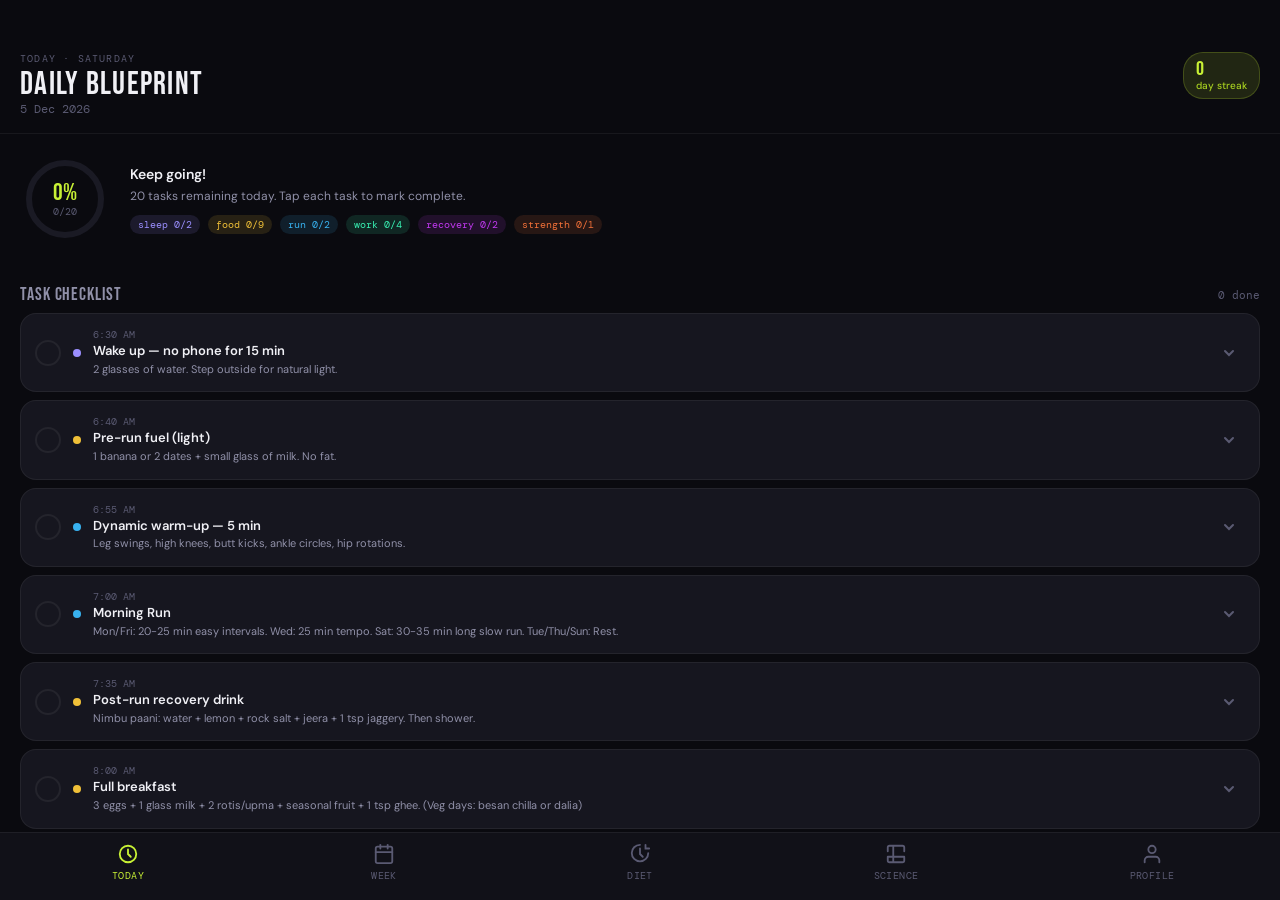
<file: athlete_blueprint_app.html>
<!DOCTYPE html>
<html lang="en">
<head>
<meta charset="UTF-8">
<meta name="viewport" content="width=device-width, initial-scale=1.0, maximum-scale=1.0, user-scalable=no">
<meta name="apple-mobile-web-app-capable" content="yes">
<meta name="apple-mobile-web-app-status-bar-style" content="black-translucent">
<title>Athlete Blueprint</title>
<style>
@import url('https://fonts.googleapis.com/css2?family=Bebas+Neue&family=DM+Sans:wght@300;400;500;600&family=DM+Mono:wght@400;500&display=swap');

:root {
  --bg: #0a0a0f;
  --bg2: #111118;
  --bg3: #1a1a24;
  --card: #16161f;
  --card2: #1e1e2a;
  --border: rgba(255,255,255,0.06);
  --accent: #c8f135;
  --accent2: #a8d020;
  --accent-dim: rgba(200,241,53,0.12);
  --accent-dim2: rgba(200,241,53,0.06);
  --run: #38b2f0;
  --run-dim: rgba(56,178,240,0.12);
  --strength: #f07038;
  --strength-dim: rgba(240,112,56,0.12);
  --food: #f0c038;
  --food-dim: rgba(240,192,56,0.12);
  --recovery: #c038f0;
  --recovery-dim: rgba(192,56,240,0.12);
  --work: #38f0b2;
  --work-dim: rgba(56,240,178,0.12);
  --sleep: #9b8fff;
  --sleep-dim: rgba(155,143,255,0.12);
  --text: #f0f0f5;
  --text2: #9090a8;
  --text3: #5a5a72;
  --radius: 16px;
  --radius-sm: 10px;
  --tab-h: 68px;
}

* { box-sizing: border-box; margin: 0; padding: 0; -webkit-tap-highlight-color: transparent; -webkit-touch-callout: none; }
html, body { height: 100%; overflow: hidden; background: var(--bg); font-family: 'DM Sans', sans-serif; color: var(--text); }

/* SCROLLABLE AREAS */
.page { position: absolute; inset: 0; bottom: var(--tab-h); overflow-y: auto; overflow-x: hidden; -webkit-overflow-scrolling: touch; display: none; flex-direction: column; }
.page.active { display: flex; }

/* HEADER */
.hdr { padding: 52px 20px 16px; position: sticky; top: 0; z-index: 10; background: var(--bg); border-bottom: 1px solid var(--border); }
.hdr-top { display: flex; justify-content: space-between; align-items: flex-start; }
.hdr-label { font-family: 'DM Mono', monospace; font-size: 10px; color: var(--text3); letter-spacing: .12em; text-transform: uppercase; margin-bottom: 4px; }
.hdr-title { font-family: 'Bebas Neue', sans-serif; font-size: 32px; letter-spacing: .04em; color: var(--text); line-height: 1; }
.hdr-date { font-size: 12px; color: var(--text3); font-family: 'DM Mono', monospace; }
.streak-badge { background: var(--accent-dim); border: 1px solid rgba(200,241,53,0.2); border-radius: 20px; padding: 6px 12px; display: flex; align-items: center; gap: 5px; }
.streak-num { font-family: 'Bebas Neue', sans-serif; font-size: 20px; color: var(--accent); line-height: 1; }
.streak-lbl { font-size: 10px; color: var(--accent2); font-weight: 500; }

/* PROGRESS RING */
.prog-section { padding: 20px; display: flex; align-items: center; gap: 20px; }
.ring-wrap { position: relative; width: 90px; height: 90px; flex-shrink: 0; }
.ring-wrap svg { transform: rotate(-90deg); }
.ring-bg { fill: none; stroke: var(--bg3); stroke-width: 6; }
.ring-fg { fill: none; stroke: var(--accent); stroke-width: 6; stroke-linecap: round; transition: stroke-dashoffset .6s ease; }
.ring-center { position: absolute; inset: 0; display: flex; flex-direction: column; align-items: center; justify-content: center; }
.ring-pct { font-family: 'Bebas Neue', sans-serif; font-size: 24px; color: var(--accent); line-height: 1; }
.ring-done { font-size: 10px; color: var(--text3); font-family: 'DM Mono', monospace; }
.prog-info { flex: 1; }
.prog-title { font-size: 14px; font-weight: 600; color: var(--text); margin-bottom: 4px; }
.prog-sub { font-size: 12px; color: var(--text2); line-height: 1.5; }
.prog-cats { display: flex; gap: 8px; margin-top: 10px; flex-wrap: wrap; }
.cat-pill { font-size: 10px; font-family: 'DM Mono', monospace; padding: 3px 8px; border-radius: 20px; }

/* SECTION HEADER */
.sec-hdr { padding: 20px 20px 8px; display: flex; justify-content: space-between; align-items: center; }
.sec-title { font-family: 'Bebas Neue', sans-serif; font-size: 18px; letter-spacing: .05em; color: var(--text2); }
.sec-count { font-family: 'DM Mono', monospace; font-size: 11px; color: var(--text3); }

/* TIMELINE ITEMS */
.tl-list { padding: 0 20px 20px; display: flex; flex-direction: column; gap: 8px; }
.tl-item { background: var(--card); border-radius: var(--radius); border: 1px solid var(--border); overflow: hidden; transition: opacity .2s; }
.tl-item.done-item { opacity: .55; }
.tl-item.done-item .tl-title { text-decoration: line-through; color: var(--text3); }
.tl-main { display: flex; align-items: center; padding: 14px; gap: 12px; min-height: 64px; }
.tl-check { width: 26px; height: 26px; border-radius: 50%; border: 2px solid var(--border); display: flex; align-items: center; justify-content: center; flex-shrink: 0; transition: all .2s; cursor: pointer; user-select: none; }
.tl-check.checked { border-color: var(--accent); background: var(--accent); }
.tl-check svg { opacity: 0; transition: opacity .2s; }
.tl-check.checked svg { opacity: 1; }
.tl-dot { width: 8px; height: 8px; border-radius: 50%; flex-shrink: 0; }
.tl-content { flex: 1; min-width: 0; }
.tl-time { font-family: 'DM Mono', monospace; font-size: 10px; color: var(--text3); margin-bottom: 2px; }
.tl-title { font-size: 13px; font-weight: 600; color: var(--text); line-height: 1.3; }
.tl-sub { font-size: 11px; color: var(--text2); margin-top: 2px; line-height: 1.4; }
.tl-expand { width: 32px; height: 32px; display: flex; align-items: center; justify-content: center; flex-shrink: 0; cursor: pointer; color: var(--text3); transition: transform .2s, color .2s; }
.tl-expand.open { transform: rotate(180deg); color: var(--accent); }
.tl-sci { padding: 0 14px 14px 52px; display: none; }
.tl-sci.open { display: block; }
.sci-box { background: rgba(200,241,53,0.06); border-left: 2px solid var(--accent); border-radius: 0 8px 8px 0; padding: 10px 12px; }
.sci-lbl { font-size: 10px; font-family: 'DM Mono', monospace; color: var(--accent2); letter-spacing: .08em; margin-bottom: 4px; }
.sci-txt { font-size: 12px; color: var(--text2); line-height: 1.6; }

/* TABS */
.tab-bar { position: fixed; bottom: 0; left: 0; right: 0; height: var(--tab-h); background: var(--bg2); border-top: 1px solid var(--border); display: flex; align-items: stretch; z-index: 100; }
.tab-btn { flex: 1; display: flex; flex-direction: column; align-items: center; justify-content: center; gap: 4px; cursor: pointer; user-select: none; transition: color .2s; color: var(--text3); padding-bottom: 8px; }
.tab-btn.active { color: var(--accent); }
.tab-btn svg { width: 22px; height: 22px; }
.tab-lbl { font-size: 10px; font-family: 'DM Mono', monospace; letter-spacing: .04em; }
.tab-indicator { position: absolute; bottom: 0; height: 2px; background: var(--accent); border-radius: 2px 2px 0 0; transition: left .25s cubic-bezier(.4,0,.2,1); }

/* WEEKLY PAGE */
.week-grid { padding: 16px 20px 20px; display: flex; flex-direction: column; gap: 10px; }
.day-card { background: var(--card); border-radius: var(--radius); border: 1px solid var(--border); overflow: hidden; }
.day-hdr { padding: 14px 16px; display: flex; align-items: center; justify-content: space-between; cursor: pointer; user-select: none; }
.day-name { font-family: 'Bebas Neue', sans-serif; font-size: 22px; letter-spacing: .04em; }
.day-today { font-family: 'Bebas Neue', sans-serif; font-size: 22px; letter-spacing: .04em; color: var(--accent); }
.day-badges { display: flex; gap: 6px; align-items: center; }
.day-badge { font-size: 10px; font-family: 'DM Mono', monospace; padding: 3px 8px; border-radius: 20px; }
.day-prog { font-size: 11px; font-family: 'DM Mono', monospace; color: var(--text3); }
.day-body { padding: 0 16px 14px; display: none; flex-direction: column; gap: 6px; }
.day-body.open { display: flex; }
.we-task { display: flex; align-items: center; gap: 10px; padding: 8px 10px; background: var(--bg3); border-radius: var(--radius-sm); cursor: pointer; user-select: none; }
.we-task-check { width: 20px; height: 20px; border-radius: 50%; border: 2px solid var(--border); display: flex; align-items: center; justify-content: center; flex-shrink: 0; transition: all .15s; }
.we-task-check.checked { background: var(--accent); border-color: var(--accent); }
.we-task-txt { font-size: 12px; color: var(--text2); flex: 1; }
.we-task-txt.checked { text-decoration: line-through; color: var(--text3); }
.we-task-sets { font-family: 'DM Mono', monospace; font-size: 10px; color: var(--text3); }

/* DIET PAGE */
.diet-toggle { padding: 16px 20px 8px; display: flex; gap: 8px; }
.diet-btn { flex: 1; padding: 10px; border: 1px solid var(--border); border-radius: var(--radius-sm); background: var(--card); font-family: 'DM Mono', monospace; font-size: 11px; color: var(--text2); text-align: center; cursor: pointer; transition: all .2s; user-select: none; }
.diet-btn.active { background: var(--accent-dim); border-color: rgba(200,241,53,0.3); color: var(--accent); }
.meal-list { padding: 8px 20px 20px; display: flex; flex-direction: column; gap: 10px; }
.meal-card { background: var(--card); border-radius: var(--radius); border: 1px solid var(--border); overflow: hidden; }
.meal-top { padding: 14px; }
.meal-time-badge { font-family: 'DM Mono', monospace; font-size: 10px; color: var(--food); background: var(--food-dim); padding: 3px 8px; border-radius: 20px; display: inline-block; margin-bottom: 8px; }
.meal-name { font-size: 15px; font-weight: 600; color: var(--text); margin-bottom: 6px; }
.meal-desc { font-size: 12px; color: var(--text2); line-height: 1.6; }
.meal-macros { display: flex; gap: 6px; margin-top: 10px; flex-wrap: wrap; }
.macro-tag { font-family: 'DM Mono', monospace; font-size: 10px; color: var(--text3); background: var(--bg3); padding: 3px 8px; border-radius: 20px; }
.meal-sci { padding: 0 14px 14px; border-top: 1px solid var(--border); margin-top: 0; }
.meal-sci-inner { margin-top: 10px; background: rgba(200,241,53,0.05); border-left: 2px solid var(--accent); border-radius: 0 8px 8px 0; padding: 8px 10px; font-size: 11px; color: var(--text2); line-height: 1.6; }

/* SCIENCE PAGE */
.sci-section { padding: 16px 20px; }
.sci-section-title { font-family: 'Bebas Neue', sans-serif; font-size: 22px; letter-spacing: .04em; color: var(--text2); margin-bottom: 12px; }
.sci-cards { display: flex; flex-direction: column; gap: 8px; }
.sci-card { background: var(--card); border-radius: var(--radius); border: 1px solid var(--border); padding: 14px; }
.sci-card-title { font-size: 13px; font-weight: 600; color: var(--accent); margin-bottom: 6px; }
.sci-card-body { font-size: 12px; color: var(--text2); line-height: 1.7; }

/* STATS/SETTINGS */
.stats-grid { padding: 16px 20px; display: grid; grid-template-columns: 1fr 1fr; gap: 10px; }
.stat-card { background: var(--card); border-radius: var(--radius); border: 1px solid var(--border); padding: 16px; }
.stat-val { font-family: 'Bebas Neue', sans-serif; font-size: 36px; line-height: 1; }
.stat-lbl { font-size: 11px; color: var(--text2); margin-top: 4px; }
.stat-sub { font-family: 'DM Mono', monospace; font-size: 10px; color: var(--text3); margin-top: 2px; }
.action-row { padding: 0 20px; display: flex; flex-direction: column; gap: 8px; margin-bottom: 20px; }
.action-btn { padding: 16px; border-radius: var(--radius); border: 1px solid var(--border); background: var(--card); display: flex; align-items: center; gap: 12px; cursor: pointer; user-select: none; transition: background .15s; }
.action-btn:active { background: var(--card2); }
.action-btn-icon { width: 36px; height: 36px; border-radius: var(--radius-sm); display: flex; align-items: center; justify-content: center; flex-shrink: 0; }
.action-btn-txt { flex: 1; }
.action-btn-title { font-size: 14px; font-weight: 500; color: var(--text); }
.action-btn-sub { font-size: 11px; color: var(--text2); margin-top: 2px; }
.action-btn-arr { color: var(--text3); }
.profile-card { margin: 0 20px 20px; background: var(--card); border-radius: var(--radius); border: 1px solid var(--border); padding: 16px; }
.profile-row { display: flex; align-items: center; gap: 14px; margin-bottom: 14px; }
.avatar { width: 56px; height: 56px; border-radius: 50%; background: var(--accent-dim); border: 2px solid rgba(200,241,53,0.25); display: flex; align-items: center; justify-content: center; font-family: 'Bebas Neue', sans-serif; font-size: 22px; color: var(--accent); flex-shrink: 0; }
.profile-info { flex: 1; }
.profile-name { font-size: 16px; font-weight: 600; color: var(--text); }
.profile-stats { font-size: 12px; color: var(--text2); margin-top: 2px; }
.profile-tags { display: flex; gap: 6px; flex-wrap: wrap; }
.profile-tag { font-family: 'DM Mono', monospace; font-size: 10px; padding: 3px 8px; border-radius: 20px; }

/* TOAST */
.toast { position: fixed; bottom: calc(var(--tab-h) + 16px); left: 50%; transform: translateX(-50%) translateY(20px); background: var(--accent); color: #0a0a0f; font-size: 13px; font-weight: 600; padding: 10px 20px; border-radius: 40px; opacity: 0; transition: all .3s; z-index: 999; white-space: nowrap; pointer-events: none; }
.toast.show { opacity: 1; transform: translateX(-50%) translateY(0); }

/* RESET CONFIRM */
.modal-overlay { position: fixed; inset: 0; background: rgba(0,0,0,.7); z-index: 200; display: none; align-items: flex-end; }
.modal-overlay.open { display: flex; }
.modal-sheet { background: var(--bg2); border-radius: 24px 24px 0 0; padding: 24px 20px 40px; width: 100%; }
.modal-title { font-family: 'Bebas Neue', sans-serif; font-size: 22px; letter-spacing: .04em; margin-bottom: 8px; }
.modal-sub { font-size: 13px; color: var(--text2); margin-bottom: 24px; }
.modal-btns { display: flex; gap: 10px; }
.modal-cancel { flex: 1; padding: 16px; border-radius: var(--radius); border: 1px solid var(--border); background: var(--card); font-size: 14px; font-weight: 500; color: var(--text2); cursor: pointer; text-align: center; user-select: none; }
.modal-confirm { flex: 1; padding: 16px; border-radius: var(--radius); border: none; background: #e05; font-size: 14px; font-weight: 600; color: #fff; cursor: pointer; text-align: center; user-select: none; }

/* SCROLLBAR HIDE */
::-webkit-scrollbar { display: none; }

/* COLOR HELPERS */
.c-run { color: var(--run); } .bg-run { background: var(--run-dim); }
.c-strength { color: var(--strength); } .bg-strength { background: var(--strength-dim); }
.c-food { color: var(--food); } .bg-food { background: var(--food-dim); }
.c-recovery { color: var(--recovery); } .bg-recovery { background: var(--recovery-dim); }
.c-work { color: var(--work); } .bg-work { background: var(--work-dim); }
.c-sleep { color: var(--sleep); } .bg-sleep { background: var(--sleep-dim); }
.c-accent { color: var(--accent); } .bg-accent { background: var(--accent-dim); }

.pb-safe { padding-bottom: env(safe-area-inset-bottom, 0px); }
</style>
</head>
<body>

<!-- PAGES -->
<div class="page active" id="page-today"></div>
<div class="page" id="page-week"></div>
<div class="page" id="page-diet"></div>
<div class="page" id="page-science"></div>
<div class="page" id="page-stats"></div>

<!-- TAB BAR -->
<nav class="tab-bar" id="tabBar">
  <div class="tab-btn active" data-tab="today" onclick="switchTab('today',this)">
    <svg viewBox="0 0 24 24" fill="none" stroke="currentColor" stroke-width="2" stroke-linecap="round"><circle cx="12" cy="12" r="9"/><polyline points="12 7 12 12 15 15"/></svg>
    <span class="tab-lbl">TODAY</span>
  </div>
  <div class="tab-btn" data-tab="week" onclick="switchTab('week',this)">
    <svg viewBox="0 0 24 24" fill="none" stroke="currentColor" stroke-width="2" stroke-linecap="round"><rect x="3" y="4" width="18" height="18" rx="2"/><line x1="16" y1="2" x2="16" y2="6"/><line x1="8" y1="2" x2="8" y2="6"/><line x1="3" y1="10" x2="21" y2="10"/></svg>
    <span class="tab-lbl">WEEK</span>
  </div>
  <div class="tab-btn" data-tab="diet" onclick="switchTab('diet',this)">
    <svg viewBox="0 0 24 24" fill="none" stroke="currentColor" stroke-width="2" stroke-linecap="round"><path d="M12 2a9 9 0 1 0 9 9"/><path d="M12 6v6l3 3"/><path d="M18 2v4h4"/></svg>
    <span class="tab-lbl">DIET</span>
  </div>
  <div class="tab-btn" data-tab="science" onclick="switchTab('science',this)">
    <svg viewBox="0 0 24 24" fill="none" stroke="currentColor" stroke-width="2" stroke-linecap="round"><path d="M9 3H5a2 2 0 0 0-2 2v4m6-6h10a2 2 0 0 1 2 2v4M9 3v18m0 0h10a2 2 0 0 0 2-2v-4M9 21H5a2 2 0 0 1-2-2v-4m0 0h18"/></svg>
    <span class="tab-lbl">SCIENCE</span>
  </div>
  <div class="tab-btn" data-tab="stats" onclick="switchTab('stats',this)">
    <svg viewBox="0 0 24 24" fill="none" stroke="currentColor" stroke-width="2" stroke-linecap="round"><path d="M20 21v-2a4 4 0 0 0-4-4H8a4 4 0 0 0-4 4v2"/><circle cx="12" cy="7" r="4"/></svg>
    <span class="tab-lbl">PROFILE</span>
  </div>
</nav>

<div class="toast" id="toast"></div>
<div class="modal-overlay" id="resetModal">
  <div class="modal-sheet">
    <div class="modal-title">Reset Today?</div>
    <div class="modal-sub">All completed tasks for today will be unchecked. Your streak will reset if today had progress.</div>
    <div class="modal-btns">
      <div class="modal-cancel" onclick="closeModal()">Cancel</div>
      <div class="modal-confirm" onclick="confirmReset()">Reset</div>
    </div>
  </div>
</div>

<script>
// ─── DATA ────────────────────────────────────────────────────────────────────
const DAYS = ['Sunday','Monday','Tuesday','Wednesday','Thursday','Friday','Saturday'];

const TIMELINE = [
  { id:'t1', time:'6:30 AM', cat:'sleep', title:'Wake up — no phone for 15 min', sub:'2 glasses of water. Step outside for natural light.', sci:'Cortisol peaks at wake. Sunlight anchors your circadian clock via ipRGC retinal cells. This single habit is the most powerful sleep-quality intervention known.' },
  { id:'t2', time:'6:40 AM', cat:'food', title:'Pre-run fuel (light)', sub:'1 banana or 2 dates + small glass of milk. No fat.', sci:'Simple carbs absorb in 15-20 min. Fat and fibre delay gastric emptying and cause cramps during running. Keep fat at zero pre-run.' },
  { id:'t3', time:'6:55 AM', cat:'run', title:'Dynamic warm-up — 5 min', sub:'Leg swings, high knees, butt kicks, ankle circles, hip rotations.', sci:'Dynamic warm-up raises muscle temperature by 1-2°C, increases neural firing rate, and reduces injury risk by ~54% vs cold static stretching.' },
  { id:'t4', time:'7:00 AM', cat:'run', title:'Morning Run', sub:'Mon/Fri: 20-25 min easy intervals. Wed: 25 min tempo. Sat: 30-35 min long slow run. Tue/Thu/Sun: Rest.', sci:'Zone 2 running improves mitochondrial biogenesis and fat oxidation. Morning cortisol peak improves alertness. Run at conversational pace — 5-6 words between breaths.' },
  { id:'t5', time:'7:35 AM', cat:'food', title:'Post-run recovery drink', sub:'Nimbu paani: water + lemon + rock salt + jeera + 1 tsp jaggery. Then shower.', sci:'GLUT-4 transporters are maximally active 30 min post-exercise. Carbohydrate restores glycogen 2-3x faster in this window. The anabolic window is real and measurable.' },
  { id:'t6', time:'8:00 AM', cat:'food', title:'Full breakfast', sub:'3 eggs + 1 glass milk + 2 rotis/upma + seasonal fruit + 1 tsp ghee. (Veg days: besan chilla or dalia)', sci:'Protein at breakfast (25-30g) activates muscle protein synthesis for 3-4 hrs via mTOR. Leucine content in eggs (~1.1g per egg) is the anabolic switch.' },
  { id:'t7', time:'8:30 AM', cat:'work', title:'Deep work block 1', sub:'Most demanding tasks: studying, writing, analysis. No social media until 11 AM.', sci:'Norepinephrine and dopamine elevated post-exercise for 2-4 hrs. Combined with cortisol, this creates the highest focus window of the day. This is a measurable neurochemical peak.' },
  { id:'t8', time:'11:00 AM', cat:'food', title:'Mid-morning snack', sub:'Sattu sherbet OR roasted peanuts + 1 apple OR makhana.', sci:'Sattu GI index ~28 vs white rice at 72. Prevents the pre-lunch glucose crash that degrades focus, mood, and reaction time.' },
  { id:'t9', time:'11:15 AM', cat:'work', title:'Deep work block 2', sub:'Administrative tasks, reading, creative work, emails. Moderate difficulty.', sci:'Attention sustains well until lunch if blood glucose is stable. Good window for structured tasks and communications.' },
  { id:'t10', time:'1:00 PM', cat:'food', title:'Lunch', sub:'Dal + rice or roti + sabzi + chicken/fish (or paneer/rajma on veg days) + curd + salad.', sci:'Dal + grain gives a complete amino acid profile. Curd probiotics reduce GI inflammation and improve protein absorption efficiency by up to 15%.' },
  { id:'t11', time:'1:45 PM', cat:'recovery', title:'Nap — 10 to 20 min ONLY', sub:'Set alarm. Do not exceed 25 min or you enter deep sleep.', sci:'NASA-studied naps of 10-20 min improve alertness by 54% and performance by 34%. Beyond 25 min you cross into N2 sleep causing sleep inertia.' },
  { id:'t12', time:'2:15 PM', cat:'work', title:'Work block 3', sub:'Routine tasks, meetings, calls, revision. Not ideal for deep creative work.', sci:'Post-lunch dip resolves after nap. Body temperature is rising toward afternoon peak. Good for structured tasks and meetings.' },
  { id:'t13', time:'4:30 PM', cat:'food', title:'Pre-workout fuel', sub:'2 rotis with peanut butter OR banana + chivda. 250 ml water.', sci:'Consumed 90 min before training: maximises muscle glycogen. Peanut butter arginine converts to nitric oxide, improving muscle vasodilation.' },
  { id:'t14', time:'6:00 PM', cat:'strength', title:'Strength / Calisthenics — 1 hour', sub:'Upper/lower/full body per weekly plan. See Week tab for daily breakdown.', sci:'Body temperature peaks 4-7 PM. Muscle power output is up to 8% higher than morning. Testosterone peaks in late afternoon. Your strongest physiological state.' },
  { id:'t15', time:'7:10 PM', cat:'food', title:'Post-workout protein window', sub:'1 glass milk immediately. Dinner within 60 min.', sci:'Muscle protein synthesis is highest 1-2 hrs post-strength session. Leucine-containing protein (milk, dal, paneer) triggers mTORC1 signalling for repair and growth.' },
  { id:'t16', time:'8:00 PM', cat:'food', title:'Dinner', sub:'2 rotis + dal or paneer or soya + sabzi + salad with lemon. Moderate portion.', sci:'Casein in paneer and dal digests over 6-7 hrs, feeding muscles through the night during growth hormone secretion. Keep dinner lighter than lunch.' },
  { id:'t17', time:'8:45 PM', cat:'recovery', title:'Light stretching — 10-12 min', sub:'Hip flexors, hamstrings, chest opener, shoulder cross-body. No screens.', sci:'Static stretching post-workout reduces DOMS by increasing blood flow to connective tissue. Parasympathetic activation lowers cortisol for better sleep onset.' },
  { id:'t18', time:'9:00 PM', cat:'work', title:'Light reading / tomorrow planning', sub:'Review tomorrow\'s schedule. Dim lights. 5 min journaling optional.', sci:'Dimming lights triggers melatonin secretion. Blue light suppresses melatonin by up to 85%. Planning tomorrow reduces pre-sleep cognitive arousal — a documented cause of insomnia.' },
  { id:'t19', time:'9:45 PM', cat:'food', title:'Haldi milk + soaked almonds', sub:'Warm milk + haldi + pinch kali mirch + 4-5 walnuts or almonds.', sci:'Milk tryptophan converts to melatonin. Piperine (kali mirch) increases curcumin bioavailability by 2000%. Casein provides slow-release amino acids for 6-7 hrs overnight.' },
  { id:'t20', time:'10:00 PM', cat:'sleep', title:'Sleep', sub:'Phone away. Room cool 18-22°C. Same time every night including weekends.', sci:'SWS before midnight captures peak slow-wave sleep cycles. Up to 70% of daily growth hormone is released in the first 2 SWS cycles. 7.5-8 hrs = 5 complete 90-min cycles.' },
];

const WEEK_PLAN = {
  Monday: {
    run: [{ name:'Dynamic warm-up', sets:'5 min' }, { name:'Easy run — 3 min jog / 2 min walk × 4', sets:'20-25 min' }],
    strength: [{ name:'Pull-ups (full ROM)', sets:'4 × max' }, { name:'Push-ups slow tempo 3-1-1', sets:'4 × 12' }, { name:'Pike push-ups', sets:'3 × 8' }, { name:'Inverted rows', sets:'3 × 12' }, { name:'Tricep dips', sets:'3 × 10' }, { name:'Diamond push-ups', sets:'3 × 8' }],
  },
  Tuesday: {
    strength: [{ name:'Bodyweight squats (full depth)', sets:'4 × 15' }, { name:'Reverse lunges each leg', sets:'3 × 12' }, { name:'Single-leg glute bridge', sets:'3 × 12' }, { name:'Jump squats', sets:'3 × 8' }, { name:'Hollow body hold', sets:'3 × 35 sec' }, { name:'Bicycle crunches (slow)', sets:'3 × 20' }, { name:'Plank with shoulder tap', sets:'3 × 40 sec' }, { name:'Hanging knee raises', sets:'3 × 12' }],
  },
  Wednesday: {
    run: [{ name:'Dynamic warm-up', sets:'5 min' }, { name:'Tempo run (slightly uncomfortable)', sets:'25 min' }, { name:'Cool-down walk', sets:'5 min' }],
    strength: [{ name:'Plank', sets:'3 × 45 sec' }, { name:'Leg raises', sets:'3 × 12' }],
  },
  Thursday: {
    strength: [{ name:'Wide-grip pull-ups', sets:'4 × max' }, { name:'Decline push-ups (feet elevated)', sets:'4 × 10' }, { name:'Archer push-ups', sets:'3 × 6 each' }, { name:'Chin-ups (supinated grip)', sets:'3 × max' }, { name:'Dips (chest lean)', sets:'3 × 10' }, { name:'Superman hold', sets:'3 × 30 sec' }],
  },
  Friday: {
    run: [{ name:'Dynamic warm-up', sets:'5 min' }, { name:'Easy run — intervals', sets:'20-25 min' }],
    strength: [{ name:'Burpees (full range)', sets:'4 × 8' }, { name:'Pull-ups', sets:'3 × max' }, { name:'Jump squats', sets:'3 × 10' }, { name:'Push-ups to downward dog', sets:'3 × 10' }, { name:'Mountain climbers', sets:'3 × 20' }, { name:'Side plank + hip dip', sets:'3 × 30 sec' }],
  },
  Saturday: {
    run: [{ name:'Dynamic warm-up', sets:'5 min' }, { name:'Long slow run — ZONE 2 only', sets:'30-35 min' }, { name:'Walk cool-down', sets:'5-8 min' }, { name:'Full static stretch', sets:'10 min' }],
  },
  Sunday: {
    rest: [{ name:'Complete rest — light walk optional', sets:'15-20 min max' }, { name:'8 hrs sleep target', sets:'Non-negotiable' }],
  },
};

const MEALS_NONVEG = [
  { time:'6:40 AM', name:'Pre-run fuel', items:'1 banana or 2-3 dates + 150 ml milk', macros:'~200 kcal · Carbs 35g · Protein 5g', sci:'Simple carbs only — absorbs in 15-20 min. Avoid fat and fibre pre-run.' },
  { time:'7:35 AM', name:'Recovery drink', items:'Nimbu paani: water + lemon + rock salt + jeera + 1 tsp jaggery', macros:'~50 kcal · Electrolytes', sci:'GLUT-4 transporters maximally active. Restores sodium and potassium lost in sweat.' },
  { time:'8:00 AM', name:'Breakfast', items:'3 whole eggs scrambled/boiled + 1 glass full-fat milk + 2 rotis or 1 cup upma/poha + 1 seasonal fruit + 1 tsp ghee', macros:'~620 kcal · Protein 35g · Carbs 60g · Fat 20g', sci:'Eggs contain ~1.1g leucine each — the anabolic switch that triggers mTOR muscle synthesis. Leucine is the rate-limiting factor for MPS.' },
  { time:'11:00 AM', name:'Mid-morning snack', items:'Option A: Sattu sherbet (2 tbsp sattu + water + lemon + rock salt + jeera) · Option B: Roasted peanuts + apple · Option C: Makhana', macros:'~200 kcal · Protein 8-12g', sci:'Sattu GI index ~28. Prevents the pre-lunch glucose crash that degrades focus and mood.' },
  { time:'1:00 PM', name:'Lunch', items:'150g chicken curry or fish curry + 1.5 cups rice or 3 rotis + 1 bowl dal + 1 bowl sabzi + 1 katori curd + salad', macros:'~850 kcal · Protein 55g · Carbs 85g', sci:'Dal + rice/roti = complementary amino acid profile. Curd probiotics improve protein absorption efficiency by up to 15%.' },
  { time:'4:30 PM', name:'Pre-workout fuel', items:'2 rotis with 1 tbsp peanut butter OR banana + chivda + 250 ml water', macros:'~350 kcal · Protein 10g · Carbs 45g', sci:'90 min before training: maximises glycogen. Peanut butter arginine → nitric oxide → better muscle vasodilation.' },
  { time:'8:00 PM', name:'Dinner', items:'2 whole wheat rotis + 1 bowl dal + 100g chicken/fish OR paneer bhurji + sabzi + salad with lemon', macros:'~700 kcal · Protein 38g · Carbs 60g', sci:'Casein in dal digests over 6-7 hrs, feeding muscles through the night during growth hormone secretion.' },
  { time:'9:45 PM', name:'Bedtime ritual', items:'1 glass warm milk + ½ tsp haldi + pinch kali mirch + pinch dalchini + 4-5 soaked walnuts/almonds', macros:'~180 kcal · Casein 8g · Anti-inflammatory', sci:'Piperine increases curcumin bioavailability by 2000%. Walnuts are the only plant source of DHA omega-3. Milk tryptophan → melatonin.' },
];

const MEALS_VEG = [
  { time:'6:40 AM', name:'Pre-run fuel', items:'1 banana or 2-3 dates + 150 ml milk', macros:'~200 kcal · Carbs 35g · Protein 5g', sci:'Simple carbs only — absorbs in 15-20 min. No fat or fibre pre-run.' },
  { time:'7:35 AM', name:'Recovery drink', items:'Nimbu paani: water + lemon + rock salt + jeera + 1 tsp jaggery', macros:'~50 kcal · Electrolytes', sci:'GLUT-4 transporters maximally active post-exercise. Restores sweat electrolyte losses.' },
  { time:'8:00 AM', name:'Breakfast (veg day)', items:'4 besan chilla (onion, green chilli, coriander) + 1 glass milk + 1 fruit + 4-5 soaked almonds · OR dalia with jaggery + milk + fruit', macros:'~560 kcal · Protein 28g · Carbs 65g', sci:'Besan (chickpea flour) is rich in branched-chain amino acids. Soaked almonds improve bioavailability of Vitamin E and magnesium — both critical for muscle function.' },
  { time:'11:00 AM', name:'Mid-morning snack', items:'Sattu sherbet OR roasted peanuts + apple OR makhana', macros:'~200 kcal · Protein 8-12g', sci:'Sattu GI index ~28. Prevents the pre-lunch glucose crash that degrades focus and mood.' },
  { time:'1:00 PM', name:'Lunch (veg day)', items:'1 bowl rajma or chole (generous) + 100g paneer sabzi or palak paneer + 1.5 cups rice or 3 rotis + handful sprouts + curd + salad', macros:'~800 kcal · Protein 47g · Carbs 80g', sci:'Rajma + rice achieves a complete amino acid profile equivalent to meat. Paneer casein digests slowly, sustaining amino acid delivery for hours.' },
  { time:'4:30 PM', name:'Pre-workout fuel', items:'2 rotis with peanut butter OR banana + chivda + 250 ml water', macros:'~350 kcal · Protein 10g · Carbs 45g', sci:'90 min before training: maximises glycogen. Peanut butter arginine → nitric oxide → better muscle vasodilation.' },
  { time:'8:00 PM', name:'Dinner (veg day)', items:'2 rotis + 1 bowl panchmel dal + 100g paneer bhurji or soya chunk curry + sabzi + salad', macros:'~700 kcal · Protein 38g · Carbs 60g', sci:'Soya chunks are 52% protein by dry weight — the highest plant protein available. Dal casein feeds muscles overnight.' },
  { time:'9:45 PM', name:'Bedtime ritual', items:'1 glass warm milk + ½ tsp haldi + pinch kali mirch + pinch dalchini + 4-5 soaked walnuts/almonds', macros:'~180 kcal · Casein 8g · Anti-inflammatory', sci:'Piperine increases curcumin bioavailability by 2000%. Walnuts: only plant source of DHA omega-3. Casein slow-release amino acids for 6-7 hrs.' },
];

const SCIENCE_DATA = [
  { section: 'Circadian Biology', cards: [
    { title: '6:30 AM cortisol peak', body: 'Cortisol is at its natural daily peak on waking — this is not harmful, it is designed to mobilise energy. Morning exercise amplifies and then cleanly resolves this peak, leading to low-cortisol calm by mid-morning. This is why you feel focused and calm after a morning run.' },
    { title: 'Morning sunlight exposure', body: '10-15 min of sunlight within 30 min of waking sets your circadian clock via intrinsically photosensitive retinal ganglion cells (ipRGCs). This produces a cortisol/melatonin offset 14-16 hrs later — meaning better sleep at 10 PM. It is the single most powerful free sleep-quality intervention known to science.' },
    { title: '4-7 PM peak performance window', body: 'Core body temperature peaks in late afternoon. Muscle power output, reaction time, coordination, and cardiovascular efficiency are all highest between 4 and 7 PM. Strength training here produces measurably better hypertrophy outcomes than morning training by up to 8% — this is why the calisthenics block is placed at 6 PM.' },
    { title: '10 PM sleep timing', body: 'Circadian slow-wave sleep (SWS) density is highest in the first half of the night. Most growth hormone (up to 70% of the daily total) is released in the first 2 SWS cycles — typically 10 PM to 1 AM. Missing these cycles significantly impairs muscle repair and fat oxidation. This is why consistent sleep timing is non-negotiable.' },
  ]},
  { section: 'Nutrition Science', cards: [
    { title: 'The 30-min post-run window', body: 'GLUT-4 transporters on muscle cell membranes are maximally expressed after aerobic exercise. Glucose uptake is 2-3x higher in this window without requiring insulin. This is the one time fast-absorbing carbs are ideal — hence the banana/nimbu paani immediately after your run.' },
    { title: 'Protein distribution matters', body: 'Muscle protein synthesis (MPS) is maximised by spreading protein across 4-5 meals (~30-40g each) rather than loading it at one meal. The plan achieves this across breakfast, lunch, pre-workout snack, dinner, and bedtime milk. Even if one meal is smaller, the distribution signal still occurs.' },
    { title: 'Sattu: the underrated superfood', body: 'Roasted Bengal gram flour has a glycaemic index of ~28 (white rice = 72). It contains 20-22g protein per 100g, is inexpensive, and requires no refrigeration. It is one of the most scientifically well-suited sports foods available in Indian households and is vastly underutilised.' },
    { title: 'Haldi milk bioavailability', body: 'Curcumin alone has ~1% oral bioavailability. Piperine (black pepper) inhibits the CYP3A4 enzyme that metabolises curcumin — increasing absorption by 2000%. Milk fat improves lipid-soluble curcumin absorption further. The traditional bedtime recipe is pharmacologically sound.' },
  ]},
  { section: 'Boxer Physique Mechanism', cards: [
    { title: 'Why calisthenics works for this goal', body: 'Boxers train with bodyweight because it builds relative strength — power per unit of bodyweight, not absolute strength. At 79 kg and 6\'4", adding excess mass slows you down. Calisthenics develops the neurological efficiency, tendon strength, and functional mobility that defines the physique.' },
    { title: 'V-taper: the latissimus dorsi', body: 'The latissimus dorsi is the muscle that creates shoulder-to-hip width ratio. Wide-grip pull-ups, Australian pull-ups, and inverted rows are the primary stimuli. The lat is chronically underdeveloped because beginners pull with hands instead of driving elbows to hips — focus on this cue every rep.' },
    { title: 'Core vs abs: the deep truth', body: 'Visible abs come from low body fat (below ~12%). The tight boxer midsection seen under clothing comes from the transverse abdominis (deep core). Hollow body holds and anti-rotation exercises train this. Sit-ups do not. The hollow body hold is the single most important core exercise in this program.' },
    { title: 'Zone 2 running and physique', body: 'Zone 2 running (conversational pace, ~115-135 bpm for you) improves insulin sensitivity — more nutrients go to muscle cells rather than fat cells. It does not cause muscle loss at this mileage unless you are severely undereating, which the diet plan prevents. Run slow to look athletic.' },
  ]},
  { section: 'Recovery Science', cards: [
    { title: 'Sleep is the actual adaptation', body: 'Training is a stimulus; sleep is the response. Muscle protein synthesis, GH release, motor memory consolidation, and inflammatory resolution all happen during sleep — not during the workout. 6 hrs vs 8 hrs of sleep produces measurably smaller muscles and higher injury risk over 8-12 weeks.' },
    { title: 'The deload week (every 4th week)', body: 'Reduce total training volume by 30-40% every 4th week. This is not laziness — it is when supercompensation occurs. Muscles that were stressed and then given a recovery surplus come back stronger than if continuously overloaded. Your Week 4 gains happen in Week 4 rest.' },
    { title: 'DOMS management', body: 'Delayed onset muscle soreness peaks 24-48 hrs post-session and is caused by eccentric muscle damage (the lowering phase of movement). Slowing the lowering phase (3 sec negative) produces more hypertrophy but also more DOMS. Manage with light movement, haldi milk, and adequate sleep rather than complete rest.' },
  ]},
];

// ─── STATE ───────────────────────────────────────────────────────────────────
function getState() {
  return JSON.parse(localStorage.getItem('ab_state') || '{}');
}
function saveState(s) {
  localStorage.setItem('ab_state', JSON.stringify(s));
}
function getTodayKey() {
  const d = new Date();
  return `${d.getFullYear()}-${d.getMonth()}-${d.getDate()}`;
}
function getCompletedToday() {
  const s = getState();
  return s[getTodayKey()] || {};
}
function setTaskDone(id, done) {
  const s = getState();
  const k = getTodayKey();
  if (!s[k]) s[k] = {};
  s[k][id] = done;
  saveState(s);
}

// Weekly checklist
function getWeekKey() {
  const d = new Date();
  const monday = new Date(d);
  monday.setDate(d.getDate() - ((d.getDay() + 6) % 7));
  return `week_${monday.getFullYear()}-${monday.getMonth()}-${monday.getDate()}`;
}
function getWeeklyDone() {
  const s = getState();
  return s[getWeekKey()] || {};
}
function setWeekTaskDone(day, idx, done) {
  const s = getState();
  const k = getWeekKey();
  if (!s[k]) s[k] = {};
  const key = `${day}_${idx}`;
  s[k][key] = done;
  saveState(s);
}

// Streak
function updateStreak() {
  const s = getState();
  const today = getTodayKey();
  const todayDone = s[today] || {};
  const totalToday = Object.values(todayDone).filter(Boolean).length;
  const totalTasks = TIMELINE.length;
  const pct = totalToday / totalTasks;
  
  if (!s.streakData) s.streakData = { current: 0, best: 0, lastActiveDay: null };
  
  if (pct >= 0.5 && s.streakData.lastActiveDay !== today) {
    const yesterday = new Date();
    yesterday.setDate(yesterday.getDate() - 1);
    const yKey = `${yesterday.getFullYear()}-${yesterday.getMonth()}-${yesterday.getDate()}`;
    if (s.streakData.lastActiveDay === yKey || s.streakData.lastActiveDay === null) {
      s.streakData.current++;
    } else {
      s.streakData.current = 1;
    }
    s.streakData.lastActiveDay = today;
    if (s.streakData.current > s.streakData.best) s.streakData.best = s.streakData.current;
    saveState(s);
  }
  return s.streakData;
}

// ─── RENDER TODAY ─────────────────────────────────────────────────────────────
function renderToday() {
  const page = document.getElementById('page-today');
  const done = getCompletedToday();
  const completedCount = Object.values(done).filter(Boolean).length;
  const total = TIMELINE.length;
  const pct = Math.round((completedCount / total) * 100);
  const streak = updateStreak();
  const dayName = DAYS[new Date().getDay()];
  const dateStr = new Date().toLocaleDateString('en-IN', { day:'numeric', month:'short', year:'numeric' });

  const catColors = { run:'run', strength:'strength', food:'food', recovery:'recovery', work:'work', sleep:'sleep' };
  const catCounts = {};
  TIMELINE.forEach(t => {
    if (done[t.id]) catCounts[t.cat] = (catCounts[t.cat]||0)+1;
  });
  const totalCats = {};
  TIMELINE.forEach(t => totalCats[t.cat] = (totalCats[t.cat]||0)+1);

  const circumference = 2 * Math.PI * 36;
  const offset = circumference - (pct / 100) * circumference;

  let html = `
  <div class="hdr">
    <div class="hdr-top">
      <div>
        <div class="hdr-label">Today · ${dayName}</div>
        <div class="hdr-title">Daily Blueprint</div>
        <div class="hdr-date">${dateStr}</div>
      </div>
      <div class="streak-badge">
        <div>
          <div class="streak-num">${streak.current}</div>
          <div class="streak-lbl">day streak</div>
        </div>
      </div>
    </div>
  </div>

  <div class="prog-section">
    <div class="ring-wrap">
      <svg width="90" height="90" viewBox="0 0 90 90">
        <circle class="ring-bg" cx="45" cy="45" r="36"/>
        <circle class="ring-fg" cx="45" cy="45" r="36"
          stroke-dasharray="${circumference}"
          stroke-dashoffset="${offset}"/>
      </svg>
      <div class="ring-center">
        <div class="ring-pct">${pct}%</div>
        <div class="ring-done">${completedCount}/${total}</div>
      </div>
    </div>
    <div class="prog-info">
      <div class="prog-title">${pct===100?'Day Complete! 🏆':pct>=50?'Good progress!':'Keep going!'}</div>
      <div class="prog-sub">${total - completedCount} tasks remaining today. Tap each task to mark complete.</div>
      <div class="prog-cats">
        ${Object.entries(totalCats).map(([cat, tot]) => {
          const c = catCounts[cat]||0;
          return `<span class="cat-pill c-${catColors[cat]} bg-${catColors[cat]}">${cat} ${c}/${tot}</span>`;
        }).join('')}
      </div>
    </div>
  </div>

  <div class="sec-hdr">
    <div class="sec-title">Task Checklist</div>
    <div class="sec-count">${completedCount} done</div>
  </div>

  <div class="tl-list" id="tlList">`;

  TIMELINE.forEach(task => {
    const isDone = !!done[task.id];
    const cc = catColors[task.cat];
    html += `
    <div class="tl-item ${isDone?'done-item':''}" id="item_${task.id}">
      <div class="tl-main">
        <div class="tl-check ${isDone?'checked':''}" onclick="toggleTask('${task.id}')">
          <svg width="13" height="10" viewBox="0 0 13 10" fill="none">
            <path d="M1 5l3.5 3.5L12 1" stroke="#0a0a0f" stroke-width="2.2" stroke-linecap="round" stroke-linejoin="round"/>
          </svg>
        </div>
        <div class="tl-dot c-${cc}" style="background:var(--${cc})"></div>
        <div class="tl-content">
          <div class="tl-time">${task.time}</div>
          <div class="tl-title">${task.title}</div>
          <div class="tl-sub">${task.sub}</div>
        </div>
        <div class="tl-expand" onclick="toggleSci('${task.id}')">
          <svg width="16" height="16" viewBox="0 0 16 16" fill="none" stroke="currentColor" stroke-width="2" stroke-linecap="round">
            <path d="M4 6l4 4 4-4"/>
          </svg>
        </div>
      </div>
      <div class="tl-sci" id="sci_${task.id}">
        <div class="sci-box">
          <div class="sci-lbl">WHY THIS WORKS</div>
          <div class="sci-txt">${task.sci}</div>
        </div>
      </div>
    </div>`;
  });

  html += `</div>`;
  page.innerHTML = html;
}

function toggleTask(id) {
  const done = getCompletedToday();
  const newDone = !done[id];
  setTaskDone(id, newDone);
  
  const item = document.getElementById(`item_${id}`);
  const check = item.querySelector('.tl-check');
  const title = item.querySelector('.tl-title');
  
  if (newDone) {
    item.classList.add('done-item');
    check.classList.add('checked');
    showToast('Task complete! 💪');
  } else {
    item.classList.remove('done-item');
    check.classList.remove('checked');
  }
  
  updateProgressRing();
  updateStreak();
}

function toggleSci(id) {
  const sci = document.getElementById(`sci_${id}`);
  const btn = sci.previousElementSibling.querySelector('.tl-expand');
  sci.classList.toggle('open');
  btn.classList.toggle('open');
}

function updateProgressRing() {
  const done = getCompletedToday();
  const completedCount = Object.values(done).filter(Boolean).length;
  const total = TIMELINE.length;
  const pct = Math.round((completedCount / total) * 100);
  const circumference = 2 * Math.PI * 36;
  const offset = circumference - (pct / 100) * circumference;
  
  const ring = document.querySelector('.ring-fg');
  const pctEl = document.querySelector('.ring-pct');
  const doneEl = document.querySelector('.ring-done');
  const titleEl = document.querySelector('.prog-title');
  const subEl = document.querySelector('.prog-sub');
  const countEl = document.querySelector('.sec-count');
  
  if (ring) {
    ring.style.strokeDashoffset = offset;
    pctEl.textContent = pct + '%';
    doneEl.textContent = `${completedCount}/${total}`;
    titleEl.textContent = pct===100?'Day Complete! 🏆':pct>=50?'Good progress!':'Keep going!';
    subEl.textContent = `${total - completedCount} tasks remaining today. Tap each task to mark complete.`;
    countEl.textContent = `${completedCount} done`;
  }
  
  // Update cat pills
  const catColors = { run:'run', strength:'strength', food:'food', recovery:'recovery', work:'work', sleep:'sleep' };
  const catCounts = {};
  TIMELINE.forEach(t => { if (done[t.id]) catCounts[t.cat] = (catCounts[t.cat]||0)+1; });
  const totalCats = {};
  TIMELINE.forEach(t => totalCats[t.cat] = (totalCats[t.cat]||0)+1);
  const pills = document.querySelectorAll('.cat-pill');
  let i = 0;
  Object.entries(totalCats).forEach(([cat, tot]) => {
    if (pills[i]) pills[i].textContent = `${cat} ${catCounts[cat]||0}/${tot}`;
    i++;
  });
}

// ─── RENDER WEEK ──────────────────────────────────────────────────────────────
function renderWeek() {
  const page = document.getElementById('page-week');
  const today = DAYS[new Date().getDay()];
  const weekDone = getWeeklyDone();

  let html = `
  <div class="hdr">
    <div class="hdr-top">
      <div>
        <div class="hdr-label">Weekly Plan</div>
        <div class="hdr-title">Training Schedule</div>
      </div>
    </div>
  </div>
  <div class="week-grid">`;

  const dayOrder = ['Monday','Tuesday','Wednesday','Thursday','Friday','Saturday','Sunday'];
  dayOrder.forEach(day => {
    const plan = WEEK_PLAN[day];
    const isToday = day === today;
    let allTasks = [];
    if (plan.run) plan.run.forEach((t,i) => allTasks.push({...t, type:'run', idx: `run_${i}`}));
    if (plan.strength) plan.strength.forEach((t,i) => allTasks.push({...t, type:'strength', idx: `str_${i}`}));
    if (plan.rest) plan.rest.forEach((t,i) => allTasks.push({...t, type:'rest', idx: `rest_${i}`}));
    
    const doneCount = allTasks.filter(t => weekDone[`${day}_${t.idx}`]).length;
    const hasBoth = plan.run && plan.strength;
    
    html += `
    <div class="day-card">
      <div class="day-hdr" onclick="toggleDay('${day}')">
        <div class="${isToday?'day-today':'day-name'}">${day}${isToday?' ·':''}</div>
        <div class="day-badges">`;
    
    if (plan.run) html += `<span class="day-badge c-run bg-run">Run</span>`;
    if (plan.strength) html += `<span class="day-badge c-strength bg-strength">Strength</span>`;
    if (plan.rest) html += `<span class="day-badge" style="color:var(--text3);background:var(--bg3)">Rest</span>`;
    
    html += `
          <span class="day-prog">${doneCount}/${allTasks.length}</span>
          <svg width="16" height="16" viewBox="0 0 16 16" fill="none" stroke="currentColor" stroke-width="2" stroke-linecap="round" id="arr_${day}" style="color:var(--text3);transition:transform .2s;">
            <path d="M4 6l4 4 4-4"/>
          </svg>
        </div>
      </div>
      <div class="day-body" id="body_${day}">`;
    
    allTasks.forEach(task => {
      const isDone = !!weekDone[`${day}_${task.idx}`];
      const cc = task.type === 'run' ? 'run' : task.type === 'strength' ? 'strength' : 'sleep';
      html += `
        <div class="we-task" onclick="toggleWeekTask('${day}','${task.idx}')">
          <div class="we-task-check ${isDone?'checked':''}" id="wc_${day}_${task.idx}">
            ${isDone?`<svg width="11" height="9" viewBox="0 0 11 9" fill="none"><path d="M1 4.5l3 3L10 1" stroke="#0a0a0f" stroke-width="2" stroke-linecap="round"/></svg>`:''}
          </div>
          <div class="we-task-txt ${isDone?'checked':''}">${task.name}</div>
          <div class="we-task-sets">${task.sets}</div>
        </div>`;
    });
    
    html += `</div></div>`;
    
    if (isToday) {
      // Auto-open today
      setTimeout(() => {
        const body = document.getElementById(`body_${day}`);
        const arr = document.getElementById(`arr_${day}`);
        if (body) { body.classList.add('open'); arr.style.transform = 'rotate(180deg)'; }
      }, 50);
    }
  });

  html += `</div>`;
  page.innerHTML = html;
}

function toggleDay(day) {
  const body = document.getElementById(`body_${day}`);
  const arr = document.getElementById(`arr_${day}`);
  body.classList.toggle('open');
  arr.style.transform = body.classList.contains('open') ? 'rotate(180deg)' : '';
}

function toggleWeekTask(day, idx) {
  const weekDone = getWeeklyDone();
  const key = `${day}_${idx}`;
  const newVal = !weekDone[key];
  setWeekTaskDone(day, idx, newVal);
  
  const check = document.getElementById(`wc_${day}_${idx}`);
  const txt = check.nextElementSibling;
  
  if (newVal) {
    check.classList.add('checked');
    check.innerHTML = `<svg width="11" height="9" viewBox="0 0 11 9" fill="none"><path d="M1 4.5l3 3L10 1" stroke="#0a0a0f" stroke-width="2" stroke-linecap="round"/></svg>`;
    txt.classList.add('checked');
    showToast('Set complete! 🔥');
  } else {
    check.classList.remove('checked');
    check.innerHTML = '';
    txt.classList.remove('checked');
  }
  
  // Update count
  const plan = WEEK_PLAN[day];
  let allIdxs = [];
  if (plan.run) plan.run.forEach((_,i) => allIdxs.push(`run_${i}`));
  if (plan.strength) plan.strength.forEach((_,i) => allIdxs.push(`str_${i}`));
  if (plan.rest) plan.rest.forEach((_,i) => allIdxs.push(`rest_${i}`));
  const s = getState(); const k = getWeekKey(); const wd = s[k]||{};
  const dc = allIdxs.filter(i => wd[`${day}_${i}`]).length;
  const progEl = document.querySelector(`#body_${day}`).previousElementSibling.querySelector('.day-prog');
  if (progEl) progEl.textContent = `${dc}/${allIdxs.length}`;
}

// ─── RENDER DIET ──────────────────────────────────────────────────────────────
function renderDiet() {
  const page = document.getElementById('page-diet');
  const today = DAYS[new Date().getDay()];
  const isVeg = today === 'Tuesday' || today === 'Thursday';
  
  let html = `
  <div class="hdr">
    <div class="hdr-top">
      <div>
        <div class="hdr-label">Nutrition</div>
        <div class="hdr-title">Meal Plan</div>
        <div class="hdr-date">~2500-2700 kcal · 140-160g protein</div>
      </div>
    </div>
  </div>
  <div class="diet-toggle">
    <div class="diet-btn ${!isVeg?'active':''}" id="btnNonveg" onclick="showDietMode(false)">Non-Veg Days<br><span style="font-size:9px;color:var(--text3)">Mon/Wed/Fri/Sat/Sun</span></div>
    <div class="diet-btn ${isVeg?'active':''}" id="btnVeg" onclick="showDietMode(true)">Veg Only Days<br><span style="font-size:9px;color:var(--text3)">Tue / Thu</span></div>
  </div>
  <div class="meal-list" id="mealList">`;
  
  const meals = isVeg ? MEALS_VEG : MEALS_NONVEG;
  meals.forEach(m => {
    html += `
    <div class="meal-card">
      <div class="meal-top">
        <div class="meal-time-badge">${m.time}</div>
        <div class="meal-name">${m.name}</div>
        <div class="meal-desc">${m.items}</div>
        <div class="meal-macros">${m.macros.split('·').map(s=>`<span class="macro-tag">${s.trim()}</span>`).join('')}</div>
      </div>
      <div class="meal-sci">
        <div class="meal-sci-inner"><strong style="color:var(--accent);font-size:10px;font-family:'DM Mono',monospace;letter-spacing:.06em;">WHY</strong><br>${m.sci}</div>
      </div>
    </div>`;
  });
  
  html += `</div>`;
  page.innerHTML = html;
}

function showDietMode(isVeg) {
  document.getElementById('btnNonveg').classList.toggle('active', !isVeg);
  document.getElementById('btnVeg').classList.toggle('active', isVeg);
  const meals = isVeg ? MEALS_VEG : MEALS_NONVEG;
  const list = document.getElementById('mealList');
  list.innerHTML = meals.map(m => `
    <div class="meal-card">
      <div class="meal-top">
        <div class="meal-time-badge">${m.time}</div>
        <div class="meal-name">${m.name}</div>
        <div class="meal-desc">${m.items}</div>
        <div class="meal-macros">${m.macros.split('·').map(s=>`<span class="macro-tag">${s.trim()}</span>`).join('')}</div>
      </div>
      <div class="meal-sci">
        <div class="meal-sci-inner"><strong style="color:var(--accent);font-size:10px;font-family:'DM Mono',monospace;letter-spacing:.06em;">WHY</strong><br>${m.sci}</div>
      </div>
    </div>`).join('');
}

// ─── RENDER SCIENCE ───────────────────────────────────────────────────────────
function renderScience() {
  const page = document.getElementById('page-science');
  let html = `
  <div class="hdr">
    <div class="hdr-top">
      <div>
        <div class="hdr-label">Evidence-Based</div>
        <div class="hdr-title">The Science</div>
      </div>
    </div>
  </div>`;
  
  SCIENCE_DATA.forEach(sec => {
    html += `<div class="sci-section"><div class="sci-section-title">${sec.section}</div><div class="sci-cards">`;
    sec.cards.forEach(card => {
      html += `<div class="sci-card"><div class="sci-card-title">${card.title}</div><div class="sci-card-body">${card.body}</div></div>`;
    });
    html += `</div></div>`;
  });
  
  page.innerHTML = html;
}

// ─── RENDER STATS ─────────────────────────────────────────────────────────────
function renderStats() {
  const page = document.getElementById('page-stats');
  const streak = updateStreak();
  const s = getState();
  
  // Count total completed across all days
  let totalCompleted = 0;
  let daysActive = 0;
  Object.entries(s).forEach(([k,v]) => {
    if (k !== 'streakData' && !k.startsWith('week_') && typeof v === 'object') {
      const dayDone = Object.values(v).filter(Boolean).length;
      if (dayDone > 0) { daysActive++; totalCompleted += dayDone; }
    }
  });
  
  const today = DAYS[new Date().getDay()];
  const todayDone = Object.values(getCompletedToday()).filter(Boolean).length;
  const pct = Math.round((todayDone / TIMELINE.length) * 100);

  page.innerHTML = `
  <div class="hdr">
    <div class="hdr-top">
      <div>
        <div class="hdr-label">Athlete Profile</div>
        <div class="hdr-title">My Progress</div>
      </div>
    </div>
  </div>

  <div style="padding: 20px 20px 0;">
    <div class="profile-card">
      <div class="profile-row">
        <div class="avatar">AB</div>
        <div class="profile-info">
          <div class="profile-name">Athlete Blueprint</div>
          <div class="profile-stats">6'4" · 79 kg · Novice Runner</div>
        </div>
      </div>
      <div class="profile-tags">
        <span class="profile-tag c-run bg-run">Zone 2 Running</span>
        <span class="profile-tag c-strength bg-strength">Calisthenics</span>
        <span class="profile-tag c-accent bg-accent">Boxer Physique</span>
      </div>
    </div>
  </div>

  <div class="stats-grid">
    <div class="stat-card">
      <div class="stat-val c-accent">${streak.current}</div>
      <div class="stat-lbl">Day streak</div>
      <div class="stat-sub">best: ${streak.best} days</div>
    </div>
    <div class="stat-card">
      <div class="stat-val c-run">${pct}%</div>
      <div class="stat-lbl">Today complete</div>
      <div class="stat-sub">${todayDone}/${TIMELINE.length} tasks</div>
    </div>
    <div class="stat-card">
      <div class="stat-val c-strength">${daysActive}</div>
      <div class="stat-lbl">Active days</div>
      <div class="stat-sub">since start</div>
    </div>
    <div class="stat-card">
      <div class="stat-val c-food">${totalCompleted}</div>
      <div class="stat-lbl">Tasks done</div>
      <div class="stat-sub">all time</div>
    </div>
  </div>

  <div class="sec-hdr" style="margin-top:8px;"><div class="sec-title">Program Info</div></div>

  <div class="action-row">
    <div class="action-btn">
      <div class="action-btn-icon bg-run"><svg width="18" height="18" viewBox="0 0 24 24" fill="none" stroke="var(--run)" stroke-width="2" stroke-linecap="round"><circle cx="12" cy="12" r="9"/><polyline points="12 7 12 12 15 15"/></svg></div>
      <div class="action-btn-txt">
        <div class="action-btn-title">Week 1-4 · Base Building</div>
        <div class="action-btn-sub">Walk/jog intervals · Calisthenics foundation</div>
      </div>
    </div>
    <div class="action-btn">
      <div class="action-btn-icon bg-strength"><svg width="18" height="18" viewBox="0 0 24 24" fill="none" stroke="var(--strength)" stroke-width="2" stroke-linecap="round"><path d="M6 4v6a6 6 0 0 0 12 0V4M6 20h12"/></svg></div>
      <div class="action-btn-txt">
        <div class="action-btn-title">Target physique: Boxer build</div>
        <div class="action-btn-sub">Relative strength · Lean muscle · V-taper</div>
      </div>
    </div>
    <div class="action-btn">
      <div class="action-btn-icon" style="background:rgba(255,50,50,0.1);">
        <svg width="18" height="18" viewBox="0 0 24 24" fill="none" stroke="#e05" stroke-width="2" stroke-linecap="round"><polyline points="1 4 1 10 7 10"/><path d="M3.51 15a9 9 0 1 0 .49-3.5"/></svg>
      </div>
      <div class="action-btn-txt" onclick="openModal()">
        <div class="action-btn-title" style="color:#e05;">Reset today's tasks</div>
        <div class="action-btn-sub">Uncheck all tasks for today</div>
      </div>
    </div>
  </div>

  <div class="sec-hdr"><div class="sec-title">Deload Reminder</div></div>
  <div style="padding: 0 20px 100px;">
    <div class="sci-card">
      <div class="sci-card-title">Every 4th week: reduce volume by 30-40%</div>
      <div class="sci-card-body">This is when supercompensation occurs. Keep the same schedule but do fewer sets and shorter runs. Your strength gains happen during the deload week, not despite it.</div>
    </div>
  </div>`;
}

// ─── TAB NAVIGATION ───────────────────────────────────────────────────────────
const TABS = ['today','week','diet','science','stats'];
let currentTab = 'today';

function switchTab(tab, btn) {
  document.querySelectorAll('.page').forEach(p => p.classList.remove('active'));
  document.querySelectorAll('.tab-btn').forEach(b => b.classList.remove('active'));
  document.getElementById(`page-${tab}`).classList.add('active');
  btn.classList.add('active');
  currentTab = tab;
  
  if (tab === 'today') renderToday();
  if (tab === 'week') renderWeek();
  if (tab === 'diet') renderDiet();
  if (tab === 'science') renderScience();
  if (tab === 'stats') renderStats();
}

// ─── TOAST ────────────────────────────────────────────────────────────────────
let toastTimer;
function showToast(msg) {
  const t = document.getElementById('toast');
  t.textContent = msg;
  t.classList.add('show');
  clearTimeout(toastTimer);
  toastTimer = setTimeout(() => t.classList.remove('show'), 2000);
}

// ─── MODAL ────────────────────────────────────────────────────────────────────
function openModal() { document.getElementById('resetModal').classList.add('open'); }
function closeModal() { document.getElementById('resetModal').classList.remove('open'); }
function confirmReset() {
  const s = getState();
  delete s[getTodayKey()];
  saveState(s);
  closeModal();
  showToast('Today reset!');
  renderToday();
  renderStats();
}

// ─── INIT ─────────────────────────────────────────────────────────────────────
renderToday();
</script>
</body>
</html>
</file>
